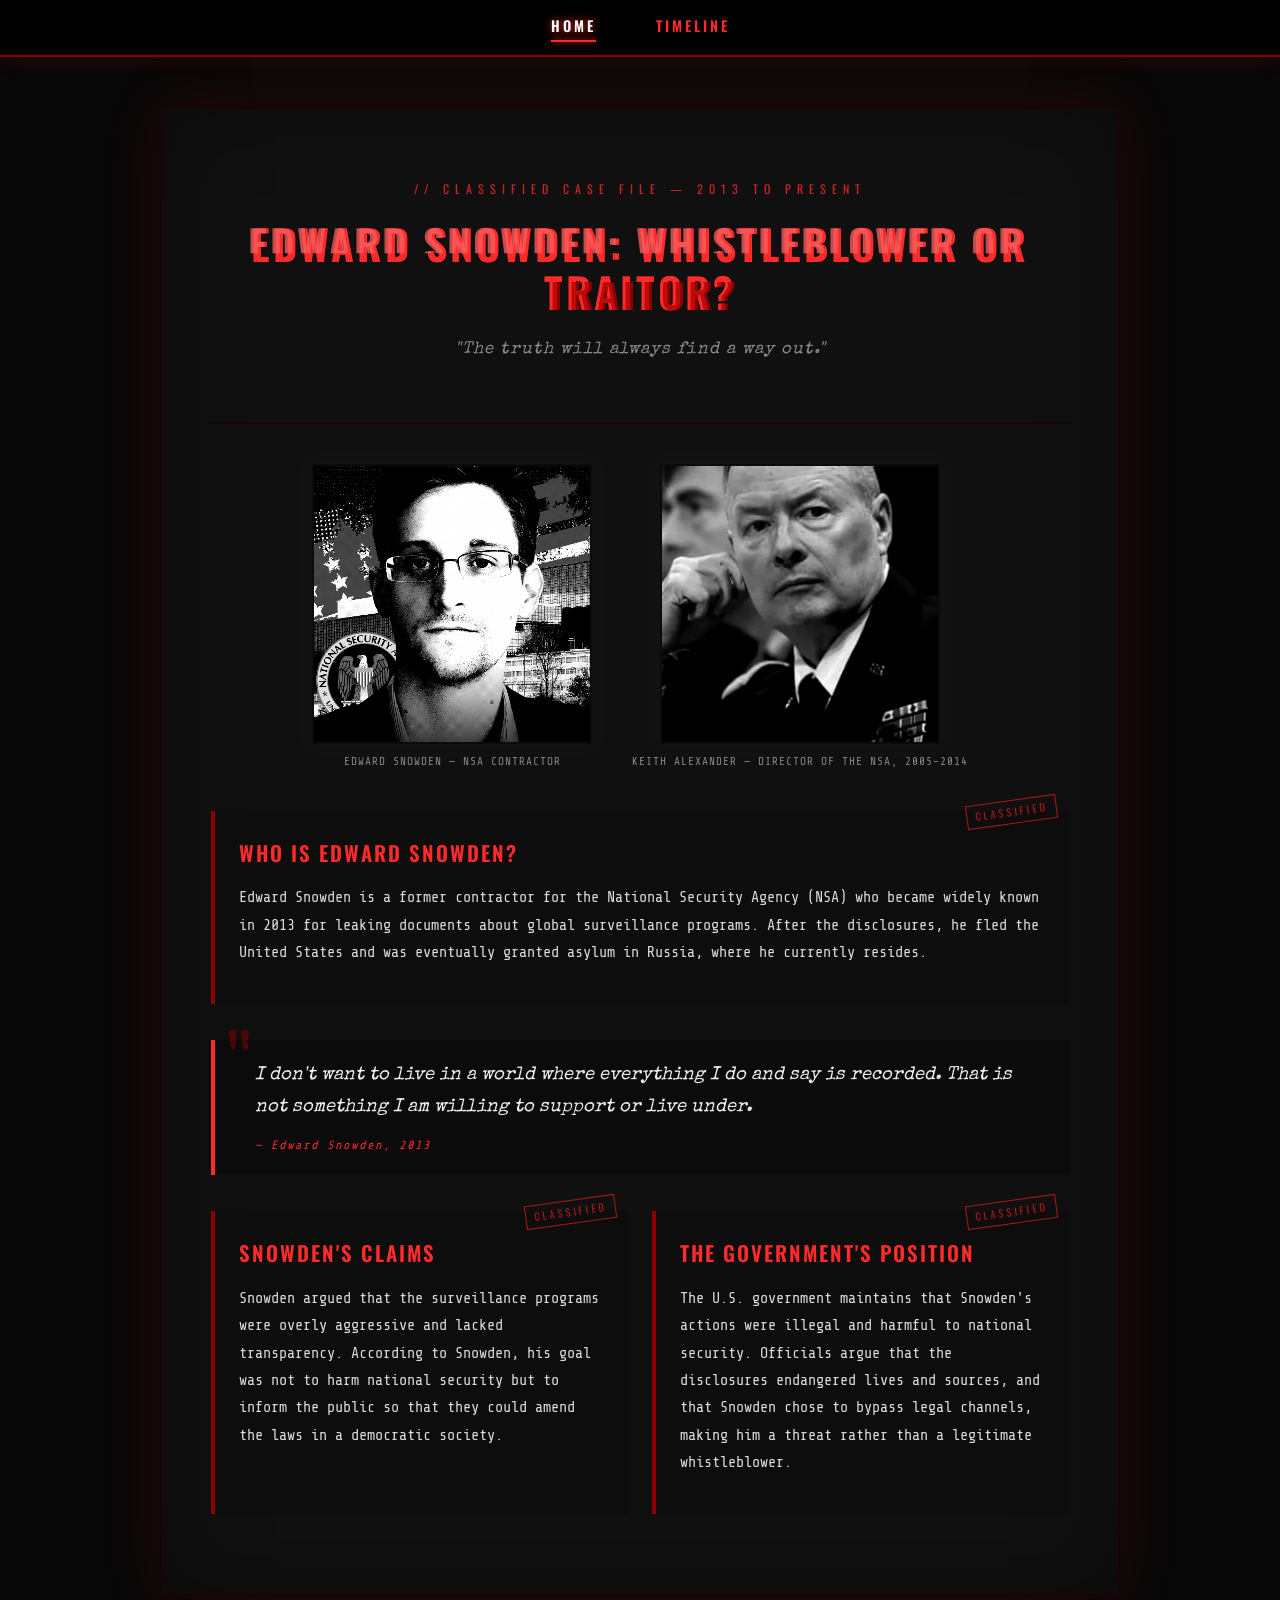
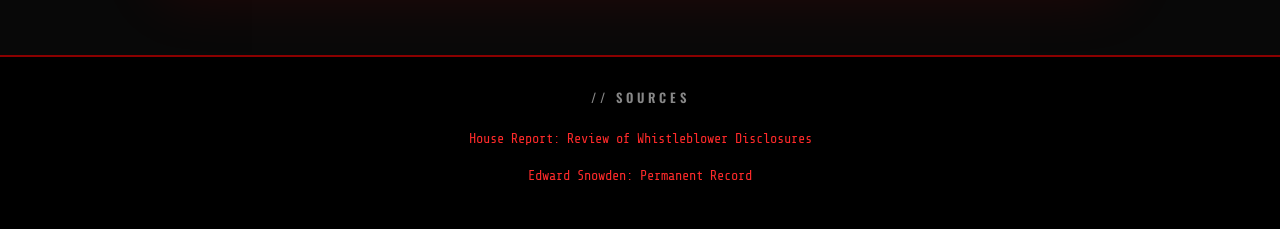
<file: index.html>
<!DOCTYPE html>
<html lang="en">
<head>
  <meta charset="UTF-8">
  <meta name="viewport" content="width=device-width, initial-scale=1">
  <title>Edward Snowden: Whistleblower or Traitor?</title>
  <link rel="stylesheet" href="styles.css">
</head>
<body>

  <header>
    <nav>
      <ul>
        <li><a href="index.html" class="active">Home</a></li>
        <li><a href="project2.html">Timeline</a></li>
      </ul>
    </nav>
  </header>

  <main>

    <div class="hero">
      <p class="hero-eyebrow">// Classified Case File — 2013 to Present</p>
      <h1 class="glitch" data-text="Edward Snowden: Whistleblower or Traitor?">Edward Snowden: Whistleblower or Traitor?</h1>
      <p class="hero-tagline">"The truth will always find a way out."</p>
    </div>

    <div class="image-row">
      <figure>
        <img src="snowden.png" alt="Edward Snowden">
        <figcaption>Edward Snowden — NSA Contractor</figcaption>
      </figure>
      <figure>
        <img src="Alex.png" alt="Keith Alexander">
        <figcaption>Keith Alexander — Director of the NSA, 2005–2014</figcaption>
      </figure>
    </div>

    <section class="section-intro">
      <h2>Who is Edward Snowden?</h2>
      <p>Edward Snowden is a former contractor for the National Security Agency (NSA) who became widely known in 2013 for leaking documents about global surveillance programs. After the disclosures, he fled the United States and was eventually granted asylum in Russia, where he currently resides.</p>
    </section>

    <blockquote>
      <p>I don't want to live in a world where everything I do and say is recorded. That is not something I am willing to support or live under.</p>
      <cite>— Edward Snowden, 2013</cite>
    </blockquote>

    <div class="debate-grid">
      <section>
        <h2>Snowden's Claims</h2>
        <p>Snowden argued that the surveillance programs were overly aggressive and lacked transparency. According to Snowden, his goal was not to harm national security but to inform the public so that they could amend the laws in a democratic society.</p>
      </section>

      <section>
        <h2>The Government's Position</h2>
        <p>The U.S. government maintains that Snowden's actions were illegal and harmful to national security. Officials argue that the disclosures endangered lives and sources, and that Snowden chose to bypass legal channels, making him a threat rather than a legitimate whistleblower.</p>
      </section>
    </div>

  </main>

  <footer>
    <h2>// Sources</h2>
    <ul>
      <li><a href="https://www.govinfo.gov/content/pkg/CRPT-114hrpt891/pdf/CRPT-114hrpt891.pdf">House Report: Review of Whistleblower Disclosures</a></li>
      <li><a href="https://avalonlibrary.net/ebooks/Edward%20Snowden%20-%20Permanent%20Record.pdf">Edward Snowden: Permanent Record</a></li>
    </ul>
  </footer>



</body>
</html>
</file>
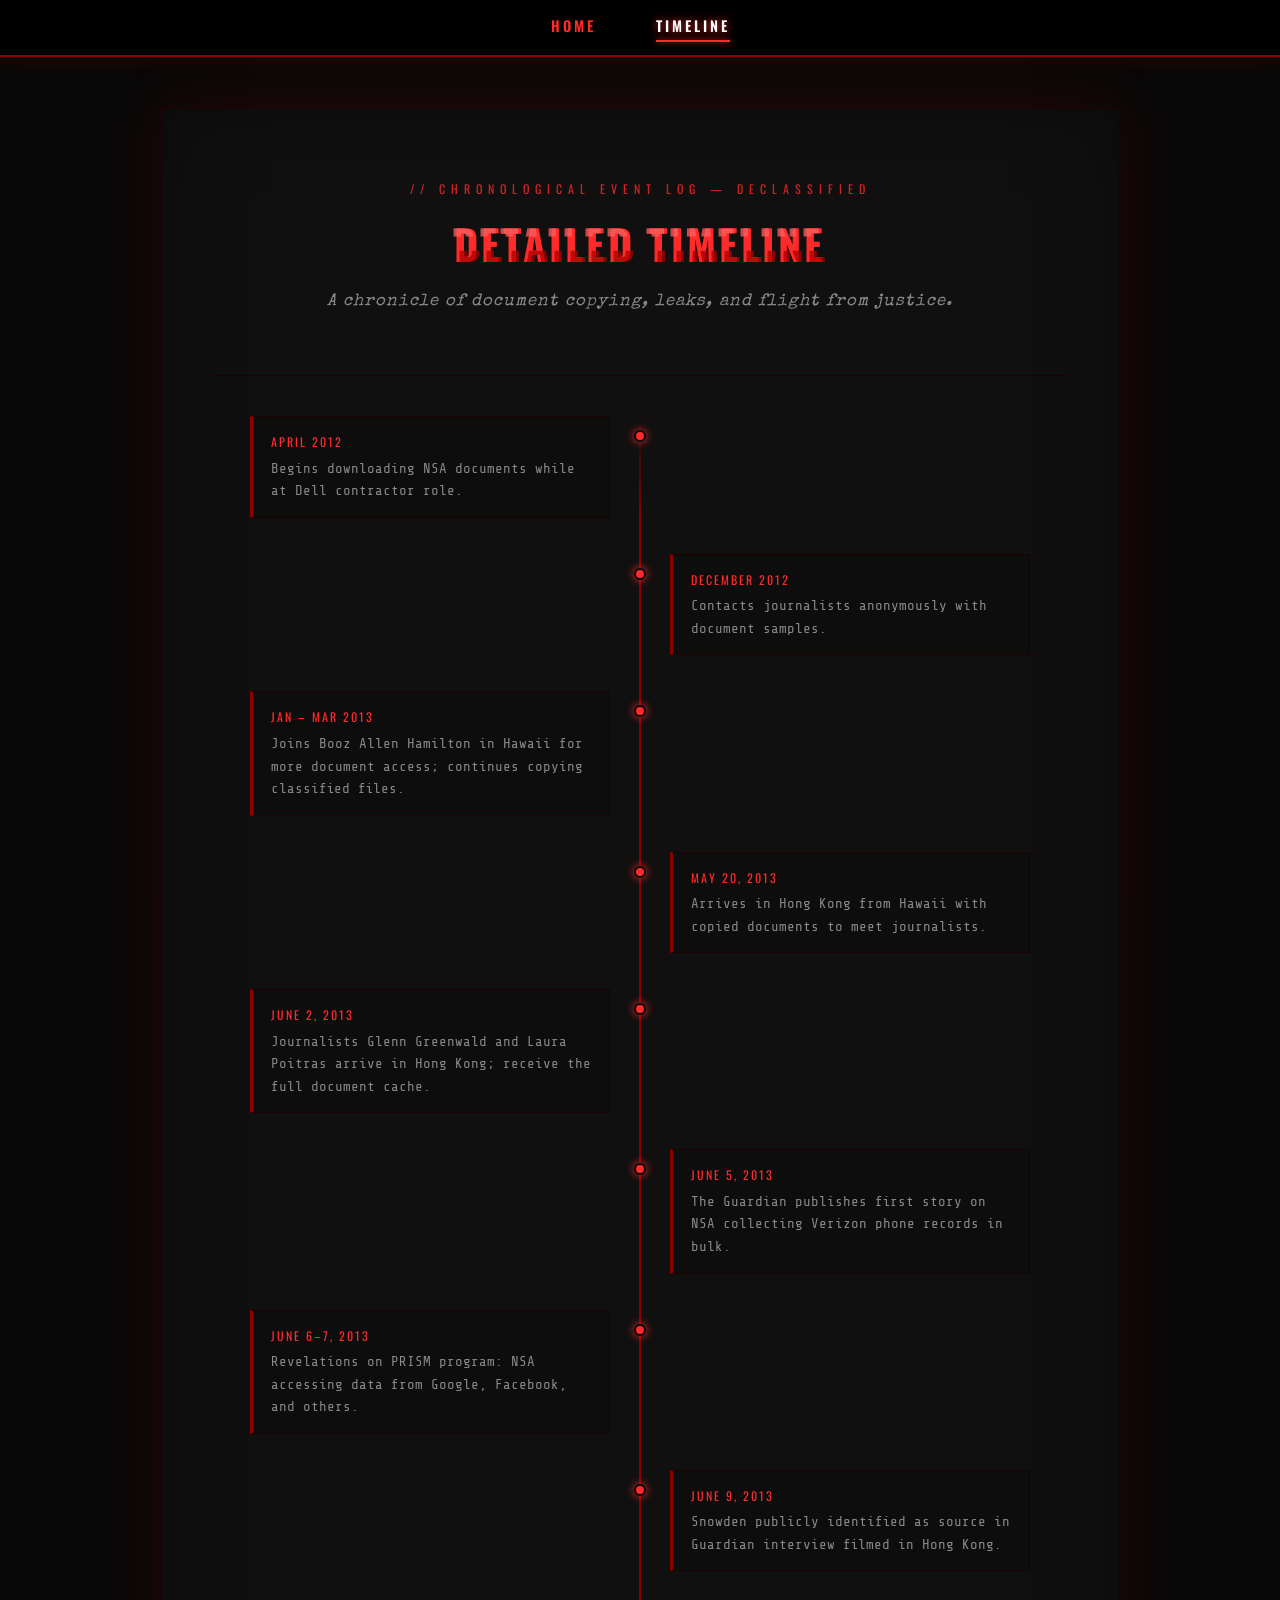
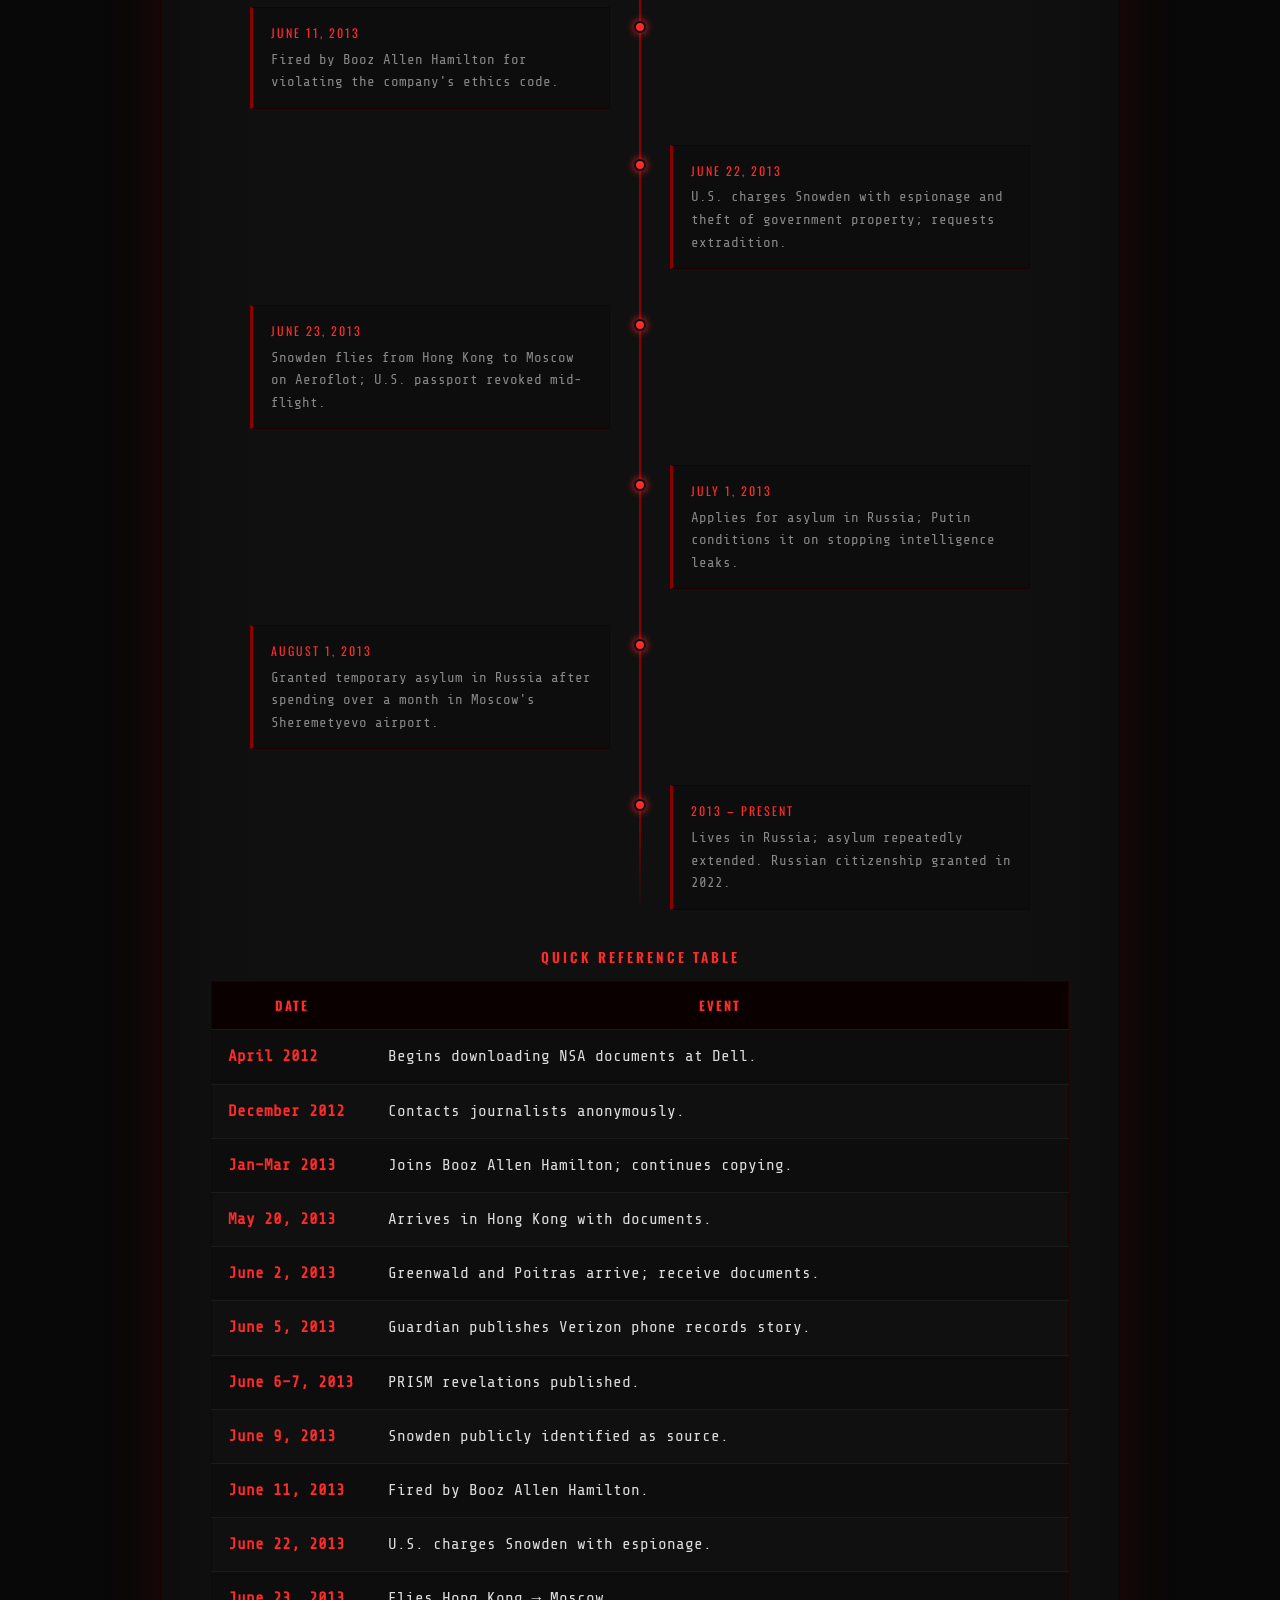
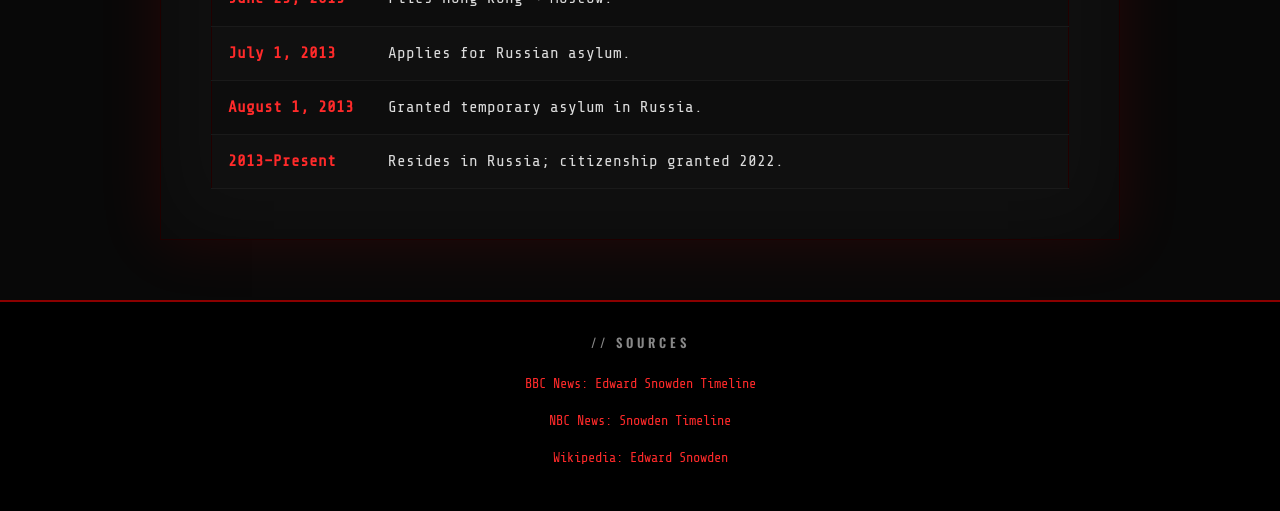
<file: project2.html>
<!DOCTYPE html>
<html lang="en">
<head>
  <meta charset="UTF-8">
  <meta name="viewport" content="width=device-width, initial-scale=1">
  <title>Edward Snowden Timeline: Key Events</title>
  <link rel="stylesheet" href="styles.css">
</head>
<body>

  <header>
    <nav>
      <ul>
        <li><a href="index.html">Home</a></li>
        <li><a href="project2.html" class="active">Timeline</a></li>
      </ul>
    </nav>
  </header>

  <main>

    <div class="hero">
      <p class="hero-eyebrow">// Chronological Event Log — Declassified</p>
      <h1 class="glitch" data-text="Detailed Timeline">Detailed Timeline</h1>
      <p class="hero-tagline">A chronicle of document copying, leaks, and flight from justice.</p>
    </div>

    <div class="timeline">

      <div class="timeline-item">
        <div class="timeline-dot"></div>
        <div class="timeline-card">
          <p class="timeline-date">April 2012</p>
          <p class="timeline-text">Begins downloading NSA documents while at Dell contractor role.</p>
        </div>
      </div>

      <div class="timeline-item">
        <div class="timeline-dot"></div>
        <div class="timeline-card">
          <p class="timeline-date">December 2012</p>
          <p class="timeline-text">Contacts journalists anonymously with document samples.</p>
        </div>
      </div>

      <div class="timeline-item">
        <div class="timeline-dot"></div>
        <div class="timeline-card">
          <p class="timeline-date">Jan – Mar 2013</p>
          <p class="timeline-text">Joins Booz Allen Hamilton in Hawaii for more document access; continues copying classified files.</p>
        </div>
      </div>

      <div class="timeline-item">
        <div class="timeline-dot"></div>
        <div class="timeline-card">
          <p class="timeline-date">May 20, 2013</p>
          <p class="timeline-text">Arrives in Hong Kong from Hawaii with copied documents to meet journalists.</p>
        </div>
      </div>

      <div class="timeline-item">
        <div class="timeline-dot"></div>
        <div class="timeline-card">
          <p class="timeline-date">June 2, 2013</p>
          <p class="timeline-text">Journalists Glenn Greenwald and Laura Poitras arrive in Hong Kong; receive the full document cache.</p>
        </div>
      </div>

      <div class="timeline-item">
        <div class="timeline-dot"></div>
        <div class="timeline-card">
          <p class="timeline-date">June 5, 2013</p>
          <p class="timeline-text">The Guardian publishes first story on NSA collecting Verizon phone records in bulk.</p>
        </div>
      </div>

      <div class="timeline-item">
        <div class="timeline-dot"></div>
        <div class="timeline-card">
          <p class="timeline-date">June 6–7, 2013</p>
          <p class="timeline-text">Revelations on PRISM program: NSA accessing data from Google, Facebook, and others.</p>
        </div>
      </div>

      <div class="timeline-item">
        <div class="timeline-dot"></div>
        <div class="timeline-card">
          <p class="timeline-date">June 9, 2013</p>
          <p class="timeline-text">Snowden publicly identified as source in Guardian interview filmed in Hong Kong.</p>
        </div>
      </div>

      <div class="timeline-item">
        <div class="timeline-dot"></div>
        <div class="timeline-card">
          <p class="timeline-date">June 11, 2013</p>
          <p class="timeline-text">Fired by Booz Allen Hamilton for violating the company's ethics code.</p>
        </div>
      </div>

      <div class="timeline-item">
        <div class="timeline-dot"></div>
        <div class="timeline-card">
          <p class="timeline-date">June 22, 2013</p>
          <p class="timeline-text">U.S. charges Snowden with espionage and theft of government property; requests extradition.</p>
        </div>
      </div>

      <div class="timeline-item">
        <div class="timeline-dot"></div>
        <div class="timeline-card">
          <p class="timeline-date">June 23, 2013</p>
          <p class="timeline-text">Snowden flies from Hong Kong to Moscow on Aeroflot; U.S. passport revoked mid-flight.</p>
        </div>
      </div>

      <div class="timeline-item">
        <div class="timeline-dot"></div>
        <div class="timeline-card">
          <p class="timeline-date">July 1, 2013</p>
          <p class="timeline-text">Applies for asylum in Russia; Putin conditions it on stopping intelligence leaks.</p>
        </div>
      </div>

      <div class="timeline-item">
        <div class="timeline-dot"></div>
        <div class="timeline-card">
          <p class="timeline-date">August 1, 2013</p>
          <p class="timeline-text">Granted temporary asylum in Russia after spending over a month in Moscow's Sheremetyevo airport.</p>
        </div>
      </div>

      <div class="timeline-item">
        <div class="timeline-dot"></div>
        <div class="timeline-card">
          <p class="timeline-date">2013 – Present</p>
          <p class="timeline-text">Lives in Russia; asylum repeatedly extended. Russian citizenship granted in 2022.</p>
        </div>
      </div>

    </div>

    <table>
      <caption>Quick Reference Table</caption>
      <thead>
        <tr>
          <th>Date</th>
          <th>Event</th>
        </tr>
      </thead>
      <tbody>
        <tr><td>April 2012</td><td>Begins downloading NSA documents at Dell.</td></tr>
        <tr><td>December 2012</td><td>Contacts journalists anonymously.</td></tr>
        <tr><td>Jan–Mar 2013</td><td>Joins Booz Allen Hamilton; continues copying.</td></tr>
        <tr><td>May 20, 2013</td><td>Arrives in Hong Kong with documents.</td></tr>
        <tr><td>June 2, 2013</td><td>Greenwald and Poitras arrive; receive documents.</td></tr>
        <tr><td>June 5, 2013</td><td>Guardian publishes Verizon phone records story.</td></tr>
        <tr><td>June 6–7, 2013</td><td>PRISM revelations published.</td></tr>
        <tr><td>June 9, 2013</td><td>Snowden publicly identified as source.</td></tr>
        <tr><td>June 11, 2013</td><td>Fired by Booz Allen Hamilton.</td></tr>
        <tr><td>June 22, 2013</td><td>U.S. charges Snowden with espionage.</td></tr>
        <tr><td>June 23, 2013</td><td>Flies Hong Kong → Moscow.</td></tr>
        <tr><td>July 1, 2013</td><td>Applies for Russian asylum.</td></tr>
        <tr><td>August 1, 2013</td><td>Granted temporary asylum in Russia.</td></tr>
        <tr><td>2013–Present</td><td>Resides in Russia; citizenship granted 2022.</td></tr>
      </tbody>
    </table>

  </main>

  <footer>
    <h2>// Sources</h2>
    <ul>
      <li><a href="https://www.bbc.com/news/world-us-canada-23768248">BBC News: Edward Snowden Timeline</a></li>
      <li><a href="https://www.nbcnews.com/feature/edward-snowden-interview/edward-snowden-timeline-n114871">NBC News: Snowden Timeline</a></li>
      <li><a href="https://en.wikipedia.org/wiki/Edward_Snowden">Wikipedia: Edward Snowden</a></li>
    </ul>
  </footer>

  
</body>
</html>
</file>
<file: styles.css>
/* ============================================================
   BASE & VARIABLES
   ============================================================ */
@import url('https://fonts.googleapis.com/css2?family=Share+Tech+Mono&family=Oswald:wght@400;600;700&family=Special+Elite&display=swap');

:root {
  --red:        #ff2a2a;
  --red-dim:    #8b0000;
  --red-glow:   rgba(255,42,42,0.18);
  --red-faint:  rgba(255,42,42,0.06);
  --bg:         #080808;
  --surface:    #101010;
  --surface2:   #0d0d0d;
  --border:     #1e1e1e;
  --text:       #dcdcdc;
  --text-dim:   #888;
  --stamp-red:  rgba(255,30,30,0.65);
  --green:      #00ff6a;
}

*, *::before, *::after { box-sizing: border-box; margin: 0; padding: 0; }

html { scroll-behavior: smooth; }

body {
  background-color: var(--bg);
  color: var(--text);
  font-family: 'Share Tech Mono', monospace;
  font-size: 16px;
  line-height: 1.7;
  min-height: 100vh;
  cursor: crosshair;
}

/* ============================================================
   ANIMATED SCANLINES (scrolling)
   ============================================================ */
body::after {
  content: "";
  position: fixed;
  inset: 0;
  background: repeating-linear-gradient(
    transparent,
    transparent 3px,
    rgba(255, 0, 0, 0.025) 4px
  );
  pointer-events: none;
  z-index: 9999;
  animation: scanroll 8s linear infinite;
}

@keyframes scanroll {
  from { background-position: 0 0; }
  to   { background-position: 0 100px; }
}

/* ============================================================
   NAVIGATION — STICKY
   ============================================================ */
header {
  background: rgba(0,0,0,0.92);
  border-bottom: 2px solid var(--red-dim);
  padding: 14px 0;
  position: sticky;
  top: 0;
  z-index: 100;
  backdrop-filter: blur(6px);
  box-shadow: 0 2px 20px rgba(255,0,0,0.12);
}

nav ul {
  display: flex;
  justify-content: center;
  gap: 60px;
  list-style: none;
}

nav a {
  color: var(--red);
  text-decoration: none;
  font-family: 'Oswald', sans-serif;
  font-weight: 600;
  font-size: 0.9rem;
  letter-spacing: 3px;
  text-transform: uppercase;
  padding: 6px 0;
  position: relative;
  transition: color 0.2s;
}

nav a::after {
  content: '';
  position: absolute;
  bottom: 0; left: 0;
  width: 0; height: 2px;
  background: var(--red);
  transition: width 0.3s ease;
  box-shadow: 0 0 6px var(--red);
}

nav a:hover { color: #fff; text-shadow: 0 0 8px var(--red); }
nav a:hover::after { width: 100%; }

nav a.active {
  color: #fff;
  text-shadow: 0 0 8px var(--red);
}
nav a.active::after { width: 100%; }

/* ============================================================
   MAIN CONTAINER
   ============================================================ */
main {
  max-width: 960px;
  margin: 50px auto;
  padding: 50px;
  background: var(--surface);
  border: 1px solid #1e0000;
  box-shadow: 0 0 60px rgba(255,0,0,0.12), inset 0 0 80px rgba(0,0,0,0.4);
}

/* ============================================================
   HERO SECTION
   ============================================================ */
.hero {
  text-align: center;
  padding: 20px 0 40px;
  margin-bottom: 40px;
  border-bottom: 1px solid #1e0000;
  position: relative;
}

.hero-eyebrow {
  font-family: 'Oswald', sans-serif;
  font-size: 0.75rem;
  letter-spacing: 6px;
  color: var(--red);
  text-transform: uppercase;
  margin-bottom: 20px;
  opacity: 0.8;
}

.hero-tagline {
  font-family: 'Special Elite', cursive;
  font-size: 1.05rem;
  color: var(--text-dim);
  font-style: italic;
  margin-top: 16px;
  letter-spacing: 1px;
}

/* ============================================================
   H1 — GLITCH
   ============================================================ */
h1 {
  font-family: 'Oswald', sans-serif;
  font-size: 2.6rem;
  font-weight: 700;
  color: var(--red);
  text-transform: uppercase;
  letter-spacing: 3px;
  line-height: 1.15;
  position: relative;
  display: inline-block;
}

h1.glitch {
  animation: glitch 4s infinite;
}

h1.glitch::before,
h1.glitch::after {
  content: attr(data-text);
  position: absolute;
  top: 0; left: 0;
  width: 100%;
  color: var(--red);
}

h1.glitch::before {
  animation: glitch-top 4s infinite;
  clip-path: polygon(0 0, 100% 0, 100% 35%, 0 35%);
  transform: translateX(-3px);
  opacity: 0.75;
  color: #ff6060;
}

h1.glitch::after {
  animation: glitch-bot 4s infinite;
  clip-path: polygon(0 65%, 100% 65%, 100% 100%, 0 100%);
  transform: translateX(3px);
  opacity: 0.75;
  color: #a00;
}

@keyframes glitch {
  0%, 90%, 100% { transform: none; }
  92%  { transform: skewX(-1deg); }
  94%  { transform: skewX(1deg); }
  96%  { transform: none; }
}

@keyframes glitch-top {
  0%, 88%, 100% { transform: translateX(-3px); opacity: 0; }
  90%  { transform: translateX(4px); opacity: 0.7; }
  92%  { transform: translateX(-4px); opacity: 0.5; }
  94%  { opacity: 0; }
}

@keyframes glitch-bot {
  0%, 88%, 100% { transform: translateX(3px); opacity: 0; }
  91%  { transform: translateX(-5px); opacity: 0.6; }
  93%  { transform: translateX(5px); opacity: 0.4; }
  95%  { opacity: 0; }
}

/* ============================================================
   H2
   ============================================================ */
h2 {
  font-family: 'Oswald', sans-serif;
  font-size: 1.3rem;
  font-weight: 600;
  color: var(--red);
  text-transform: uppercase;
  letter-spacing: 2px;
  margin-bottom: 14px;
}

/* ============================================================
   PARAGRAPHS
   ============================================================ */
p {
  font-family: 'Share Tech Mono', monospace;
  font-size: 0.95rem;
  color: var(--text);
  margin-bottom: 18px;
  line-height: 1.8;
}

/* ============================================================
   IMAGES
   ============================================================ */
.image-row {
  display: flex;
  justify-content: center;
  gap: 40px;
  margin: 30px 0 40px;
  flex-wrap: wrap;
}

.image-row figure {
  display: flex;
  flex-direction: column;
  align-items: center;
}

.image-row img {
  width: 280px;
  height: 280px;
  object-fit: cover;
  border: 2px solid #222;
  filter: grayscale(100%) contrast(1.25);
  box-shadow: 0 0 20px rgba(255,0,0,0.25);
  transition: box-shadow 0.3s, filter 0.3s;
}

.image-row img:hover {
  box-shadow: 0 0 40px rgba(255,0,0,0.5);
  filter: grayscale(80%) contrast(1.3);
}

figcaption {
  font-size: 0.7rem;
  color: var(--text-dim);
  margin-top: 8px;
  letter-spacing: 1px;
  text-transform: uppercase;
  text-align: center;
}

/* ============================================================
   DEBATE GRID
   ============================================================ */
.debate-grid {
  display: grid;
  grid-template-columns: 1fr 1fr;
  gap: 24px;
  margin: 30px 0;
}

.debate-grid section {
  margin: 0;
}

.section-intro {
  margin-bottom: 30px;
}

/* ============================================================
   SECTIONS — CLASSIFIED stamp
   ============================================================ */
section {
  background: var(--surface2);
  border-left: 4px solid var(--red-dim);
  padding: 24px 24px 20px;
  margin: 28px 0;
  position: relative;
  transition: border-color 0.3s, background 0.3s;
}

section::before {
  content: "CLASSIFIED";
  position: absolute;
  top: -11px;
  right: 12px;
  font-family: 'Oswald', sans-serif;
  font-size: 0.65rem;
  letter-spacing: 3px;
  color: var(--stamp-red);
  border: 1px solid var(--stamp-red);
  padding: 2px 8px;
  transform: rotate(-8deg);
  transition: color 0.3s, border-color 0.3s;
}

section:hover {
  border-left-color: var(--red);
  background: #111;
}

section:hover::before {
  content: "DECLASSIFIED";
  color: var(--green);
  border-color: var(--green);
  text-shadow: 0 0 6px var(--green);
}

/* ============================================================
   BLOCKQUOTE
   ============================================================ */
blockquote {
  border-left: 4px solid var(--red);
  margin: 36px 0;
  padding: 20px 30px;
  background: #0b0b0b;
  position: relative;
}

blockquote::before {
  content: '"';
  font-family: 'Special Elite', cursive;
  font-size: 5rem;
  color: var(--red-dim);
  position: absolute;
  top: -10px; left: 10px;
  line-height: 1;
  opacity: 0.5;
}

blockquote p {
  font-family: 'Special Elite', cursive;
  font-size: 1.15rem;
  color: #eee;
  font-style: italic;
  margin: 0;
  line-height: 1.7;
  padding-left: 10px;
}

blockquote cite {
  display: block;
  margin-top: 12px;
  font-family: 'Share Tech Mono', monospace;
  font-size: 0.75rem;
  color: var(--red);
  letter-spacing: 2px;
  padding-left: 10px;
}

/* ============================================================
   TABLE
   ============================================================ */
table {
  width: 100%;
  border-collapse: collapse;
  margin-top: 30px;
  background: var(--surface2);
  border: 1px solid #200;
}

caption {
  font-family: 'Oswald', sans-serif;
  color: var(--red);
  font-weight: 600;
  letter-spacing: 3px;
  text-transform: uppercase;
  margin-bottom: 12px;
  font-size: 0.85rem;
}

th, td {
  padding: 13px 16px;
  border-bottom: 1px solid #1a1a1a;
  vertical-align: top;
}

th {
  color: var(--red);
  font-family: 'Oswald', sans-serif;
  font-size: 0.8rem;
  text-transform: uppercase;
  letter-spacing: 2px;
  background: #0a0000;
}

td:first-child {
  color: var(--red);
  font-weight: bold;
  white-space: nowrap;
  width: 160px;
}

tr { transition: background 0.2s; }
tr:hover { background: rgba(255,0,0,0.07); }
tr:nth-child(even) td { background: rgba(255,255,255,0.012); }

/* ============================================================
   VERTICAL TIMELINE
   ============================================================ */
.timeline {
  position: relative;
  margin: 40px 0 20px;
}

.timeline::before {
  content: '';
  position: absolute;
  left: 50%;
  top: 0; bottom: 0;
  width: 2px;
  background: linear-gradient(to bottom, transparent, var(--red-dim) 5%, var(--red-dim) 95%, transparent);
  transform: translateX(-50%);
}

.timeline-item {
  display: flex;
  justify-content: flex-end;
  padding-right: calc(50% + 30px);
  margin-bottom: 36px;
  position: relative;
  opacity: 1;
}

.timeline-item:nth-child(even) {
  justify-content: flex-start;
  padding-right: 0;
  padding-left: calc(50% + 30px);
}

.timeline-dot {
  position: absolute;
  left: 50%;
  top: 14px;
  width: 12px; height: 12px;
  background: var(--red);
  border: 2px solid var(--bg);
  border-radius: 50%;
  transform: translateX(-50%);
  box-shadow: 0 0 8px var(--red);
  transition: box-shadow 0.3s;
  z-index: 2;
}

.timeline-item:hover .timeline-dot {
  box-shadow: 0 0 18px var(--red);
}

.timeline-card {
  background: var(--surface2);
  border: 1px solid #1e0000;
  border-left: 3px solid var(--red-dim);
  padding: 14px 18px;
  max-width: 360px;
  transition: border-left-color 0.3s, box-shadow 0.3s;
}

.timeline-item:hover .timeline-card {
  border-left-color: var(--red);
  box-shadow: 0 0 16px rgba(255,0,0,0.15);
}

.timeline-date {
  font-family: 'Oswald', sans-serif;
  font-size: 0.75rem;
  color: var(--red);
  letter-spacing: 2px;
  text-transform: uppercase;
  margin-bottom: 5px;
}

.timeline-text {
  font-size: 0.88rem;
  color: var(--text-dim);
  line-height: 1.6;
  margin: 0;
}

/* ============================================================
   FOOTER
   ============================================================ */
footer {
  background: #000;
  padding: 30px 20px;
  margin-top: 60px;
  border-top: 2px solid var(--red-dim);
  text-align: center;
}

footer h2 {
  font-size: 0.8rem;
  letter-spacing: 4px;
  color: var(--text-dim);
  margin-bottom: 16px;
}

footer ul { list-style: none; }
footer li { margin: 10px 0; }

footer a {
  color: var(--red);
  text-decoration: none;
  font-size: 0.85rem;
  transition: color 0.2s, text-shadow 0.2s;
}

footer a:hover {
  color: #fff;
  text-shadow: 0 0 6px var(--red);
}

/* ============================================================
   RESPONSIVE
   ============================================================ */
@media (max-width: 720px) {
  main { padding: 30px 20px; }
  h1 { font-size: 1.8rem; }

  .debate-grid { grid-template-columns: 1fr; }

  .timeline::before { left: 20px; }
  .timeline-item,
  .timeline-item:nth-child(even) {
    justify-content: flex-start;
    padding-left: 50px;
    padding-right: 0;
  }
  .timeline-dot { left: 20px; }
  .timeline-card { max-width: 100%; }
}
</file>
